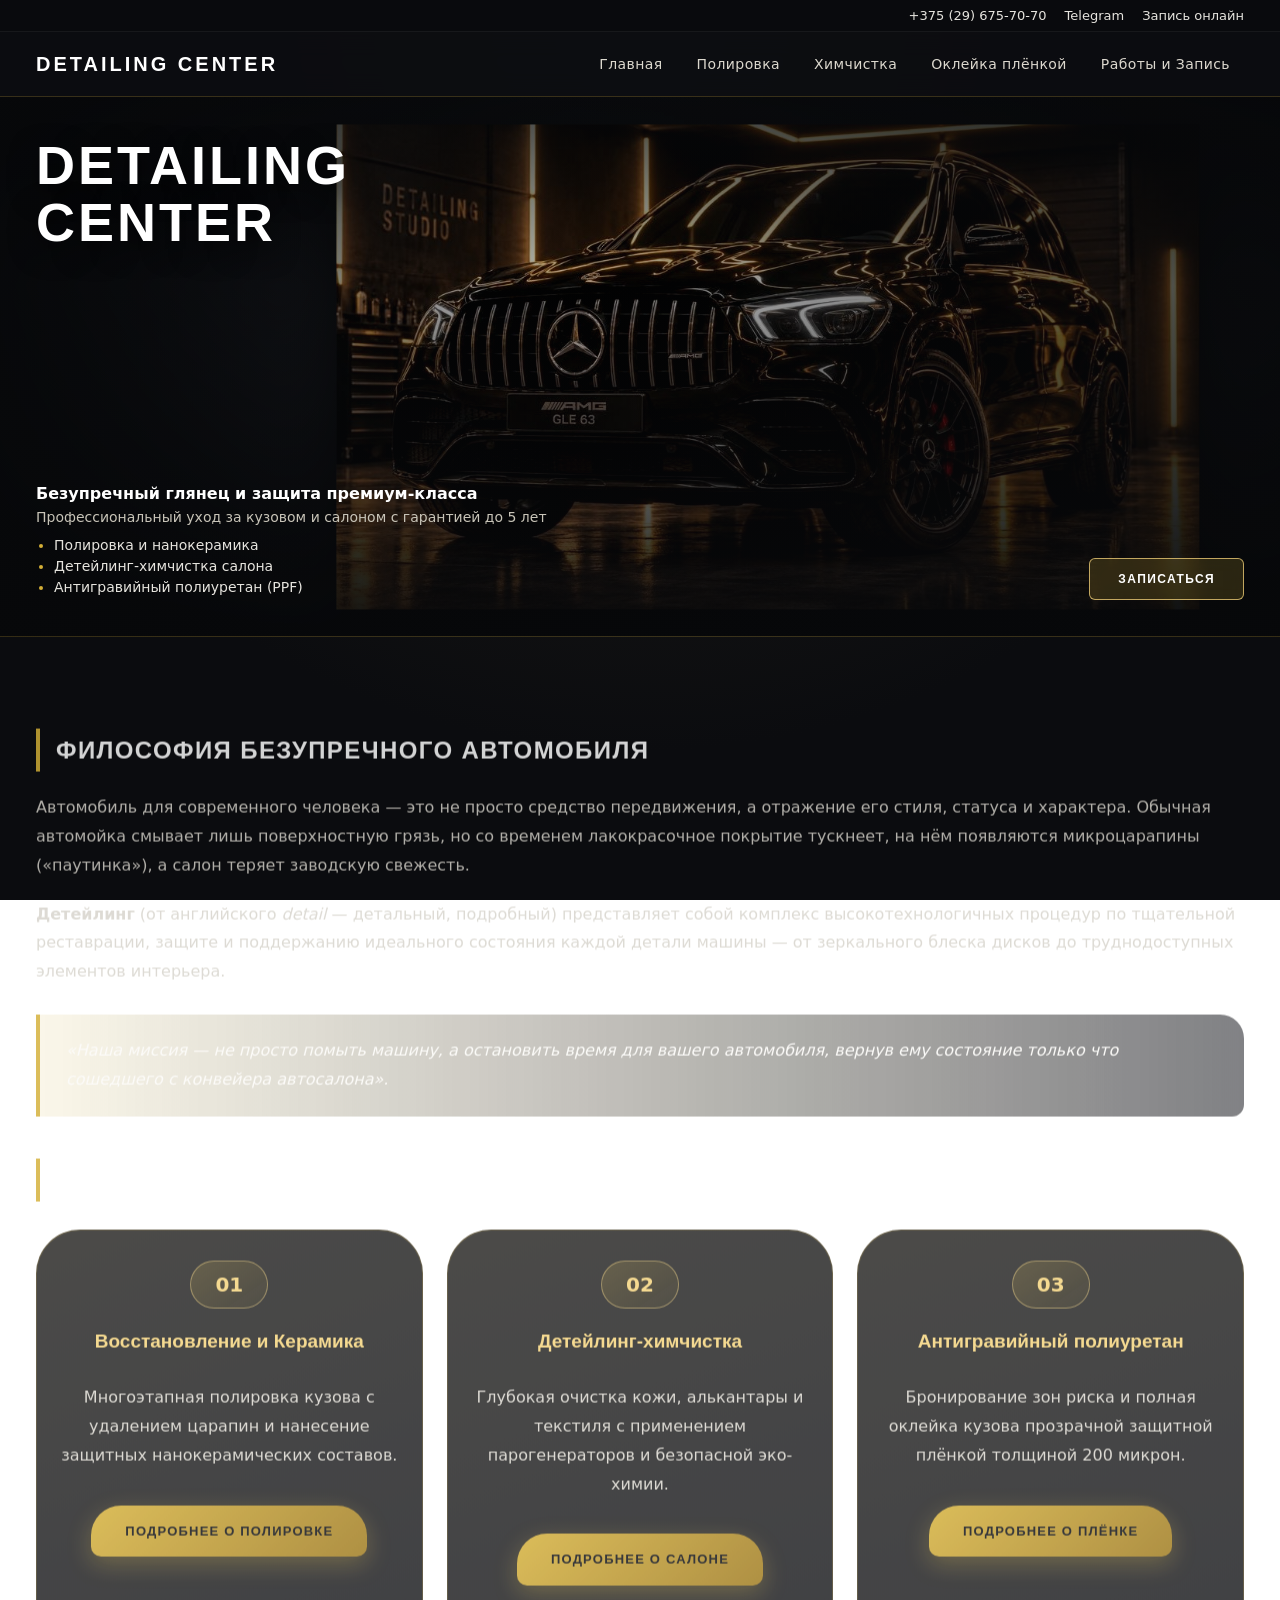
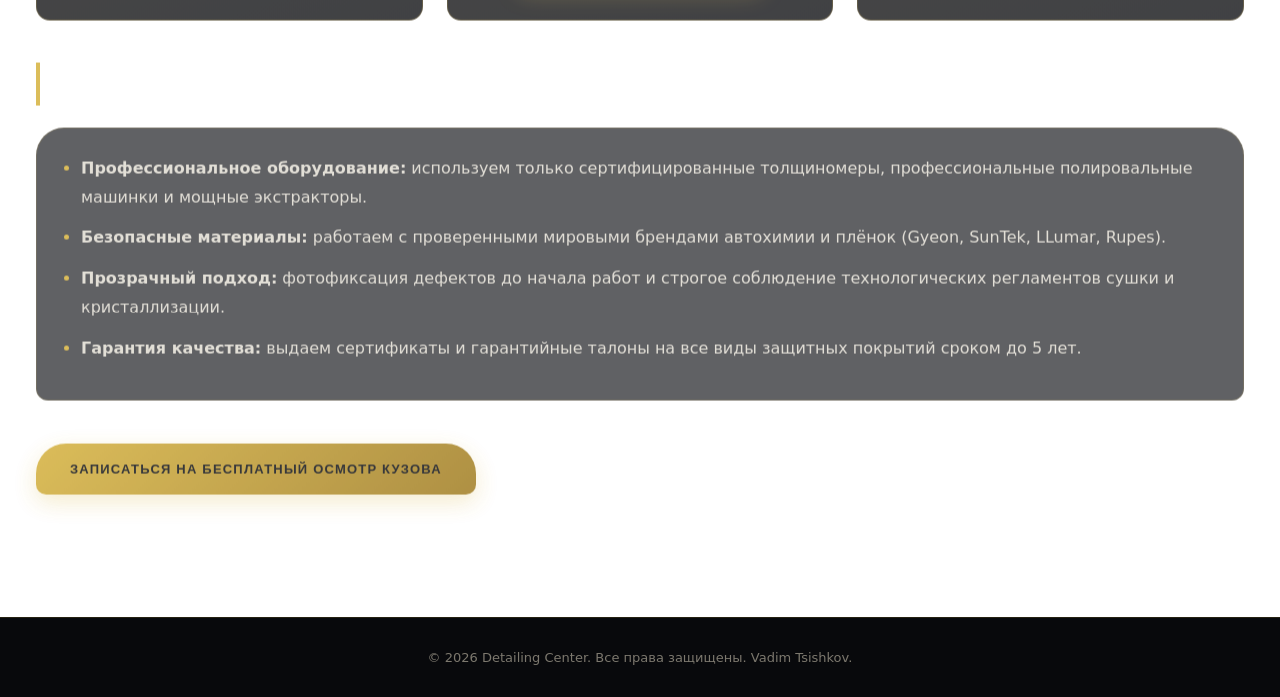
<file: index.html>
html
 <!DOCCTYPE html>
 <html lang="ru">
<head>
<meta charset="UTF-8">
<meta http-equiv="refresh" content="0; url=glavnaya.html">
<title>Перенаправление...</title>
</head>
<body>
<p>Если вы не были перенаправлены автоматически, перейдите по <a href="glavnaya.html">ссылке</a>.</p>
</body>
</html>
</file>
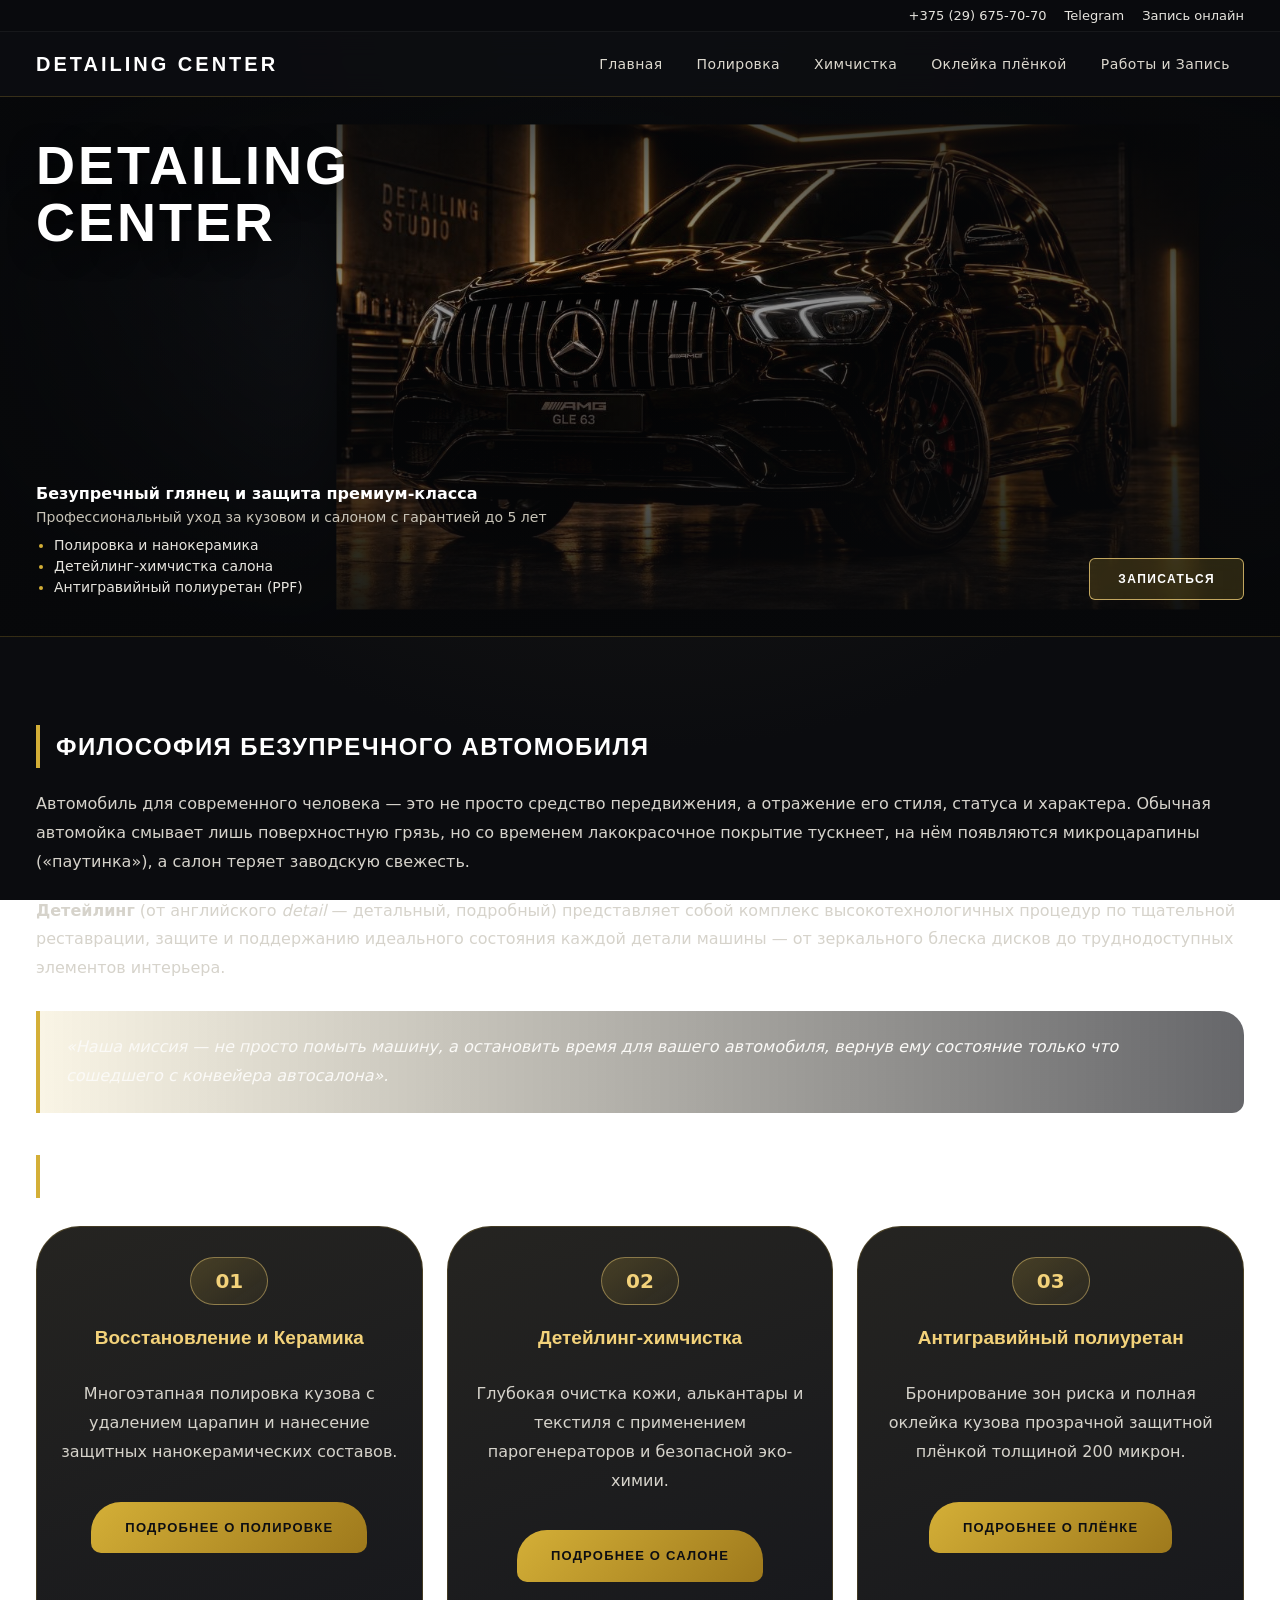
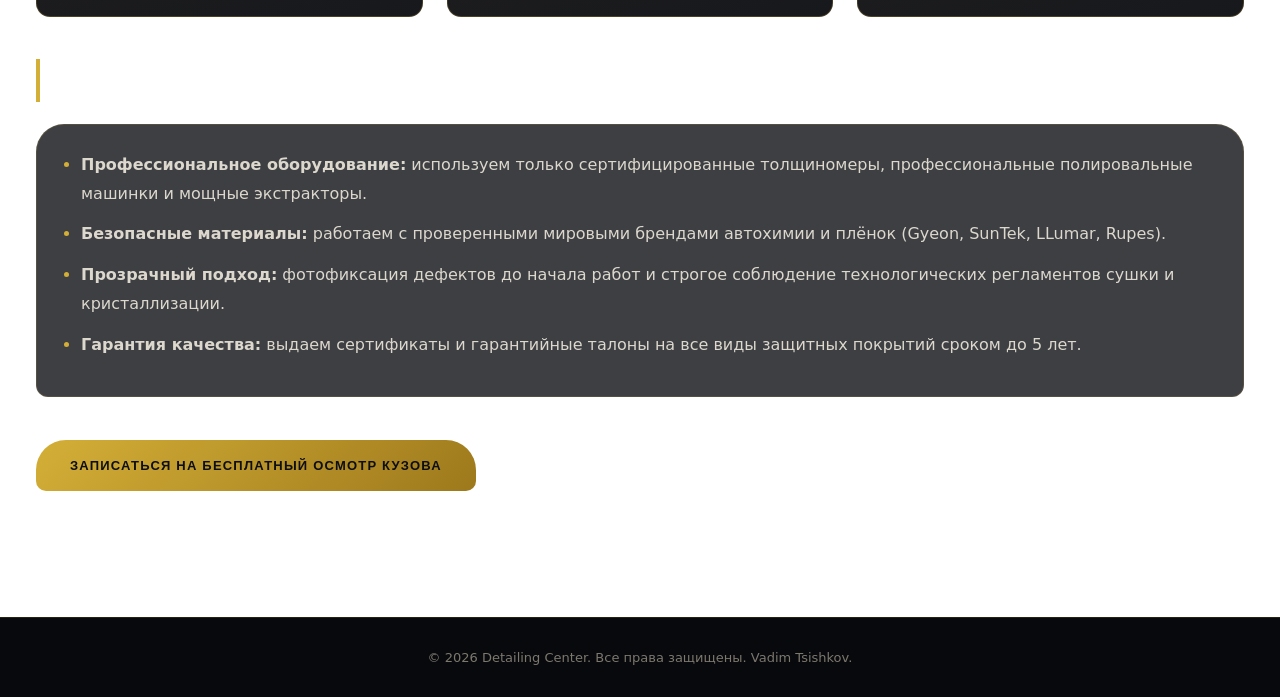
<file: glavnaya.html>
<!DOCTYPE html>
<html lang="ru">
<head>
    <title>DETAILING CENTER — Главная студия автодетейлинга</title>
    <meta charset="utf-8">
    <meta name="viewport" content="width=device-width, initial-scale=1.0">
    <link rel="stylesheet" href="style.css">
</head>
<body>
    <div id="container">

        <div id="top-bar">
            <a href="tel:+375296757070">+375 (29) 675-70-70</a>
            <a href="https://t.me/tsishkovv" target="_blank" rel="noopener">Telegram</a>
            <a href="inf4.html">Запись онлайн</a>
        </div>

        <div id="menu">
            <a href="glavnaya.html" class="brand-logo">Detailing Center</a>
            <div class="nav-links">
                <a href="glavnaya.html" class="nav-item">Главная</a>
                <a href="inf1.html" class="nav-item">Полировка</a>
                <a href="inf2.html" class="nav-item">Химчистка</a>
                <a href="inf3.html" class="nav-item">Оклейка плёнкой</a>
                <a href="inf4.html" class="nav-item">Работы и Запись</a>
                
            </div>
        </div>

        <div class="hero-banner">
            <img src="files/car.jpg" alt="Премиальный автомобиль" class="hero-car">
            <div class="hero-overlay"></div>
            <div class="hero-inner">
                <h1 class="hero-heading">Detailing<br>Center</h1>
                <div class="hero-bottom">
                    <div class="hero-info">
                        <p class="hero-lead">Безупречный глянец и защита премиум-класса</p>
                        <p class="hero-sub">Профессиональный уход за кузовом и салоном с гарантией до 5 лет</p>
                        <ul class="hero-bullets">
                            <li>Полировка и нанокерамика</li>
                            <li>Детейлинг-химчистка салона</li>
                            <li>Антигравийный полиуретан (PPF)</li>
                        </ul>
                    </div>
                    <a href="inf4.html" class="hero-btn">Записаться</a>
                </div>
            </div>
        </div>

        <div id="content">
            <h2>Философия безупречного автомобиля</h2>
            <p>Автомобиль для современного человека — это не просто средство передвижения, а отражение его стиля, статуса и характера. Обычная автомойка смывает лишь поверхностную грязь, но со временем лакокрасочное покрытие тускнеет, на нём появляются микроцарапины («паутинка»), а салон теряет заводскую свежесть.</p>
            <p><b>Детейлинг</b> (от английского <i>detail</i> — детальный, подробный) представляет собой комплекс высокотехнологичных процедур по тщательной реставрации, защите и поддержанию идеального состояния каждой детали машины — от зеркального блеска дисков до труднодоступных элементов интерьера.</p>

            <div class="story-quote">
                «Наша миссия — не просто помыть машину, а остановить время для вашего автомобиля, вернув ему состояние только что сошедшего с конвейера автосалона».
            </div>

            <h2>Основные направления работы нашей студии</h2>
            <div class="grid-cards">
                <div class="card">
                    <div class="card-icon">01</div>
                    <h4>Восстановление и Керамика</h4>
                    <p>Многоэтапная полировка кузова с удалением царапин и нанесение защитных нанокерамических составов.</p>
                    <a href="inf1.html" class="btn">Подробнее о полировке</a>
                </div>
                <div class="card">
                    <div class="card-icon">02</div>
                    <h4>Детейлинг-химчистка</h4>
                    <p>Глубокая очистка кожи, алькантары и текстиля с применением парогенераторов и безопасной эко-химии.</p>
                    <a href="inf2.html" class="btn">Подробнее о салоне</a>
                </div>
                <div class="card">
                    <div class="card-icon">03</div>
                    <h4>Антигравийный полиуретан</h4>
                    <p>Бронирование зон риска и полная оклейка кузова прозрачной защитной плёнкой толщиной 200 микрон.</p>
                    <a href="inf3.html" class="btn">Подробнее о плёнке</a>
                </div>
            </div>

            <h2>Почему автовладельцы выбирают именно нас?</h2>
            <ul>
                <li><b>Профессиональное оборудование:</b> используем только сертифицированные толщиномеры, профессиональные полировальные машинки и мощные экстракторы.</li>
                <li><b>Безопасные материалы:</b> работаем с проверенными мировыми брендами автохимии и плёнок (Gyeon, SunTek, LLumar, Rupes).</li>
                <li><b>Прозрачный подход:</b> фотофиксация дефектов до начала работ и строгое соблюдение технологических регламентов сушки и кристаллизации.</li>
                <li><b>Гарантия качества:</b> выдаем сертификаты и гарантийные талоны на все виды защитных покрытий сроком до 5 лет.</li>
            </ul>

            <a href="inf4.html" class="btn">Записаться на бесплатный осмотр кузова</a>
        </div>

        <div id="footer">
            &copy; 2026 Detailing Center. Все права защищены. Vadim Tsishkov.
        </div>
    </div>
</body>

</html>
</file>
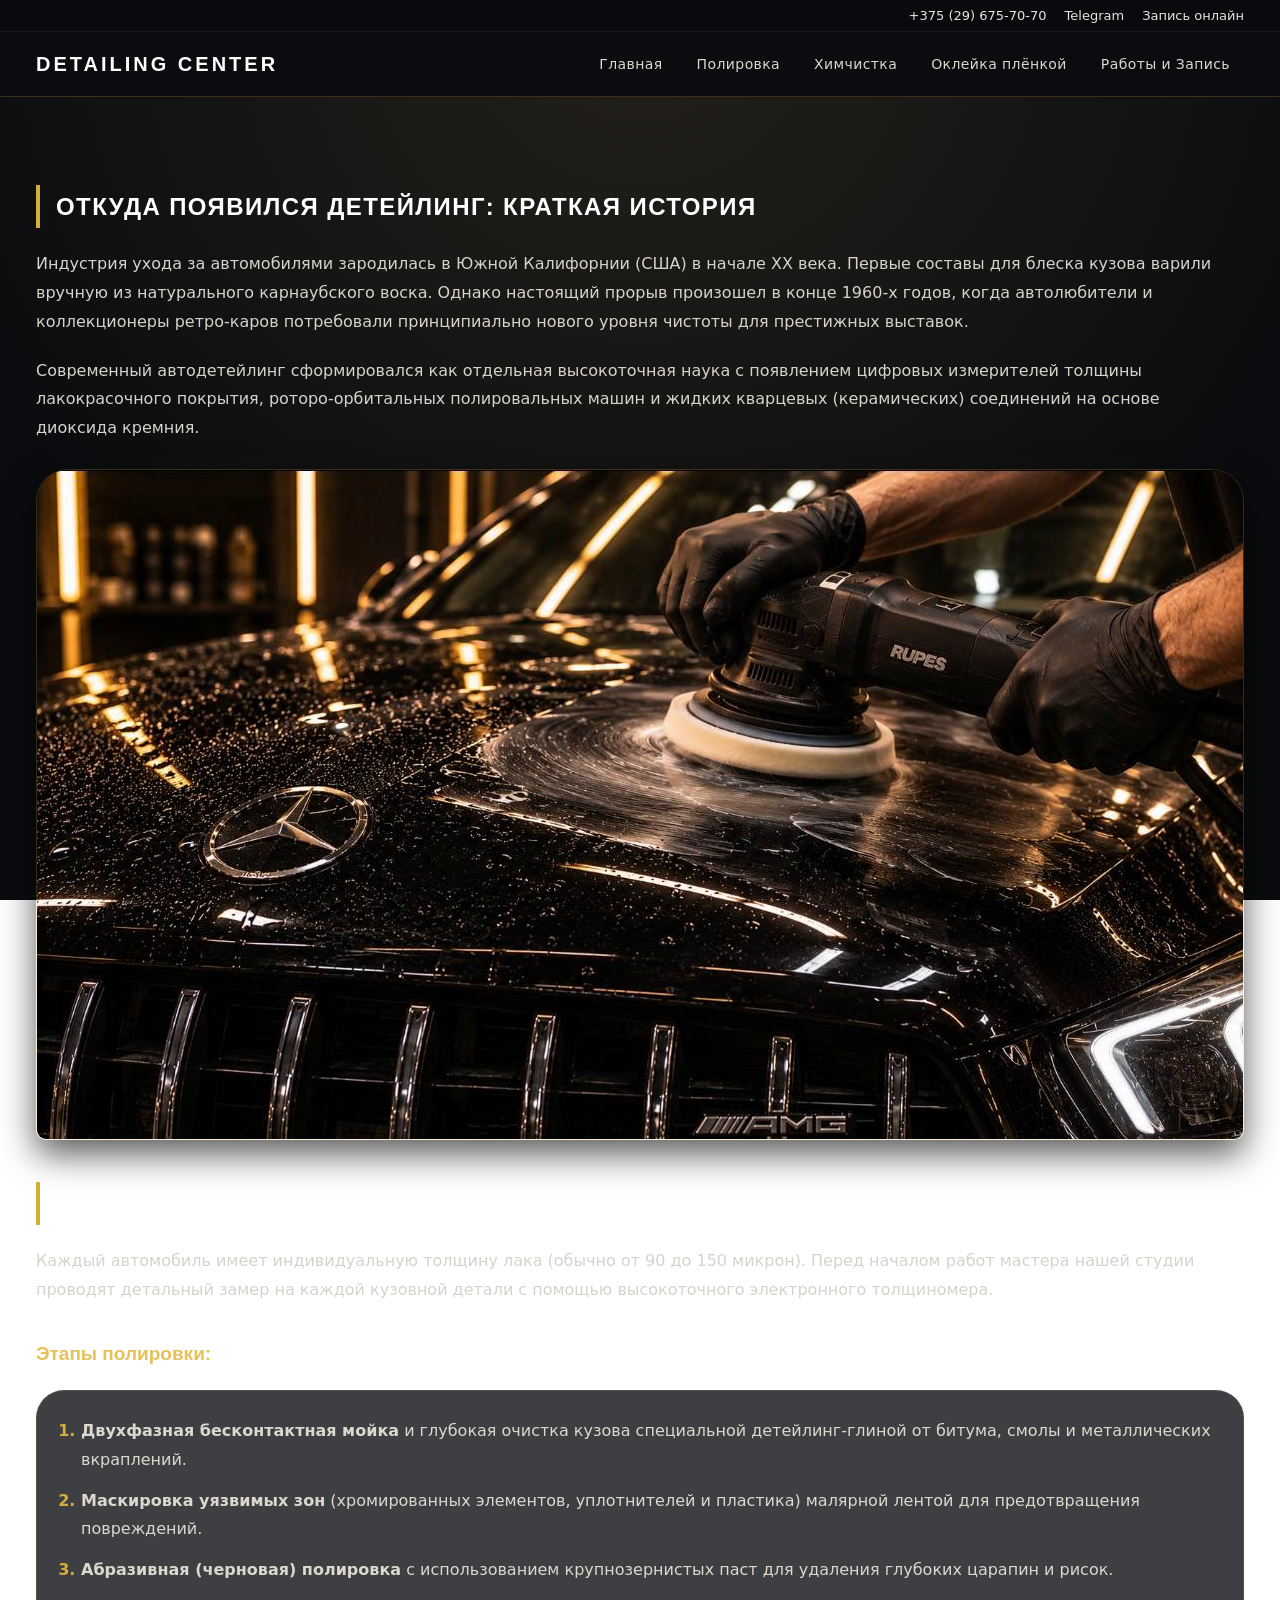
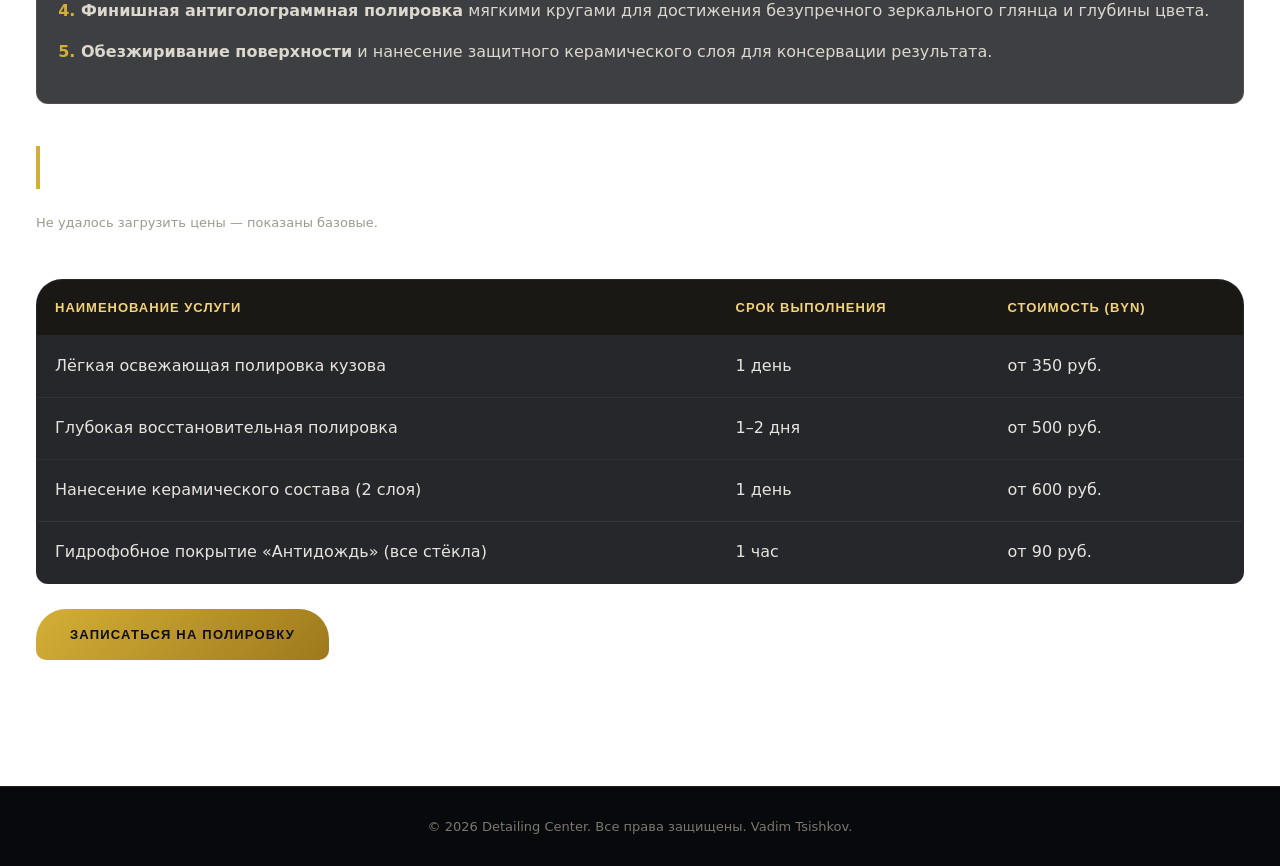
<file: inf1.html>
<!DOCTYPE html>
<html lang="ru">
<head>
    <title>Полировка и Керамика — DETAILING CENTER</title>
    <meta charset="utf-8">
    <meta name="viewport" content="width=device-width, initial-scale=1.0">
    <link rel="stylesheet" href="style.css">
</head>
<body>
    <div id="container">
        <div id="top-bar">
            <a href="tel:+375296757070">+375 (29) 675-70-70</a>
            <a href="https://t.me/tsishkovv" target="_blank" rel="noopener">Telegram</a>
            <a href="inf4.html">Запись онлайн</a>
        </div>

        <div id="menu">
            <a href="glavnaya.html" class="brand-logo">Detailing Center</a>
            <div class="nav-links">
                <a href="glavnaya.html" class="nav-item">Главная</a>
                <a href="inf1.html" class="nav-item">Полировка</a>
                <a href="inf2.html" class="nav-item">Химчистка</a>
                <a href="inf3.html" class="nav-item">Оклейка плёнкой</a>
                <a href="inf4.html" class="nav-item">Работы и Запись</a>
                
            </div>
        </div>

        <div id="content">
            <h2>Откуда появился детейлинг: краткая история</h2>
            <p>Индустрия ухода за автомобилями зародилась в Южной Калифорнии (США) в начале XX века. Первые составы для блеска кузова варили вручную из натурального карнаубского воска. Однако настоящий прорыв произошел в конце 1960-х годов, когда автолюбители и коллекционеры ретро-каров потребовали принципиально нового уровня чистоты для престижных выставок.</p>
            <p>Современный автодетейлинг сформировался как отдельная высокоточная наука с появлением цифровых измерителей толщины лакокрасочного покрытия, роторо-орбитальных полировальных машин и жидких кварцевых (керамических) соединений на основе диоксида кремния.</p>

            <img src="files/polish.jpg" alt="Процесс полировки автомобиля в студии">

            <h2>Технология восстановления лакокрасочного покрытия</h2>
            <p>Каждый автомобиль имеет индивидуальную толщину лака (обычно от 90 до 150 микрон). Перед началом работ мастера нашей студии проводят детальный замер на каждой кузовной детали с помощью высокоточного электронного толщиномера.</p>

            <h3>Этапы полировки:</h3>
            <ol>
                <li><b>Двухфазная бесконтактная мойка</b> и глубокая очистка кузова специальной детейлинг-глиной от битума, смолы и металлических вкраплений.</li>
                <li><b>Маскировка уязвимых зон</b> (хромированных элементов, уплотнителей и пластика) малярной лентой для предотвращения повреждений.</li>
                <li><b>Абразивная (черновая) полировка</b> с использованием крупнозернистых паст для удаления глубоких царапин и рисок.</li>
                <li><b>Финишная антиголограммная полировка</b> мягкими кругами для достижения безупречного зеркального глянца и глубины цвета.</li>
                <li><b>Обезжиривание поверхности</b> и нанесение защитного керамического слоя для консервации результата.</li>
            </ol>

            <h2>Актуальный прайс-лист (Полировка и Керамика)</h2>
            <p class="status-note" id="sync-status-1">Цены синхронизированы в реальном времени.</p>

            <div class="table-wrap">
                <table id="price-table-1">
                    <thead>
                        <tr>
                            <th>Наименование услуги</th>
                            <th>Срок выполнения</th>
                            <th>Стоимость (BYN)</th>
                        </tr>
                    </thead>
                    <tbody id="price-body-1">
                        <tr><td>Лёгкая освежающая полировка кузова</td><td>1 день</td><td>от 350 руб.</td></tr>
                        <tr><td>Глубокая восстановительная полировка</td><td>1–2 дня</td><td>от 500 руб.</td></tr>
                        <tr><td>Нанесение керамического состава (2 слоя)</td><td>1 день</td><td>от 600 руб.</td></tr>
                        <tr><td>Гидрофобное покрытие «Антидождь» (все стёкла)</td><td>1 час</td><td>от 90 руб.</td></tr>
                    </tbody>
                </table>
            </div>

            <a href="inf4.html" class="btn">Записаться на полировку</a>
        </div>

        <div id="footer">
            &copy; 2026 Detailing Center. Все права защищены. Vadim Tsishkov.
        </div>
    </div>

    <script>
        function parseCSV(text) {
            const rows = []; let cur = "", row = [], inQuotes = false;
            for (let i = 0; i < text.length; i++) {
                const ch = text[i];
                if (inQuotes) {
                    if (ch === '"' && text[i + 1] === '"') { cur += '"'; i++; }
                    else if (ch === '"') inQuotes = false;
                    else cur += ch;
                } else {
                    if (ch === '"') inQuotes = true;
                    else if (ch === ',') { row.push(cur); cur = ""; }
                    else if (ch === '\n') { row.push(cur); rows.push(row); row = []; cur = ""; }
                    else if (ch !== '\r') cur += ch;
                }
            }
            if (cur !== "" || row.length) { row.push(cur); rows.push(row); }
            return rows;
        }

        const SHEET_CSV_URL_1 = "https://docs.google.com/spreadsheets/d/e/2PACX-1vSXIrsgbwZ1BW5C8sbO_uk4iXbSxVGvqFFsBadSBDZ5SO2kUPIpBjxu3OwofpSOs2RAfj7T4VpeUKDL/pub?gid=0&single=true&output=csv";
        if (SHEET_CSV_URL_1) {
            fetch(SHEET_CSV_URL_1)
                .then(r => r.text())
                .then(csv => {
                    const rows = parseCSV(csv).filter(r => r.length >= 3 && r[0].trim() !== "");
                    const tbody = document.getElementById("price-body-1");
                    tbody.innerHTML = "";
                    rows.slice(1).forEach(cols => {
                        const tr = document.createElement("tr");
                        tr.innerHTML = `<td>${cols[0]}</td><td>${cols[1]}</td><td>${cols[2]}</td>`;
                        tbody.appendChild(tr);
                    });
                    document.getElementById("sync-status-1").textContent = "Цены успешно загружены из Google Таблиц.";
                })
                .catch(() => {
                    document.getElementById("sync-status-1").textContent = "Не удалось загрузить цены — показаны базовые.";
                });
        }
    </script>
</body>
</html>
</file>
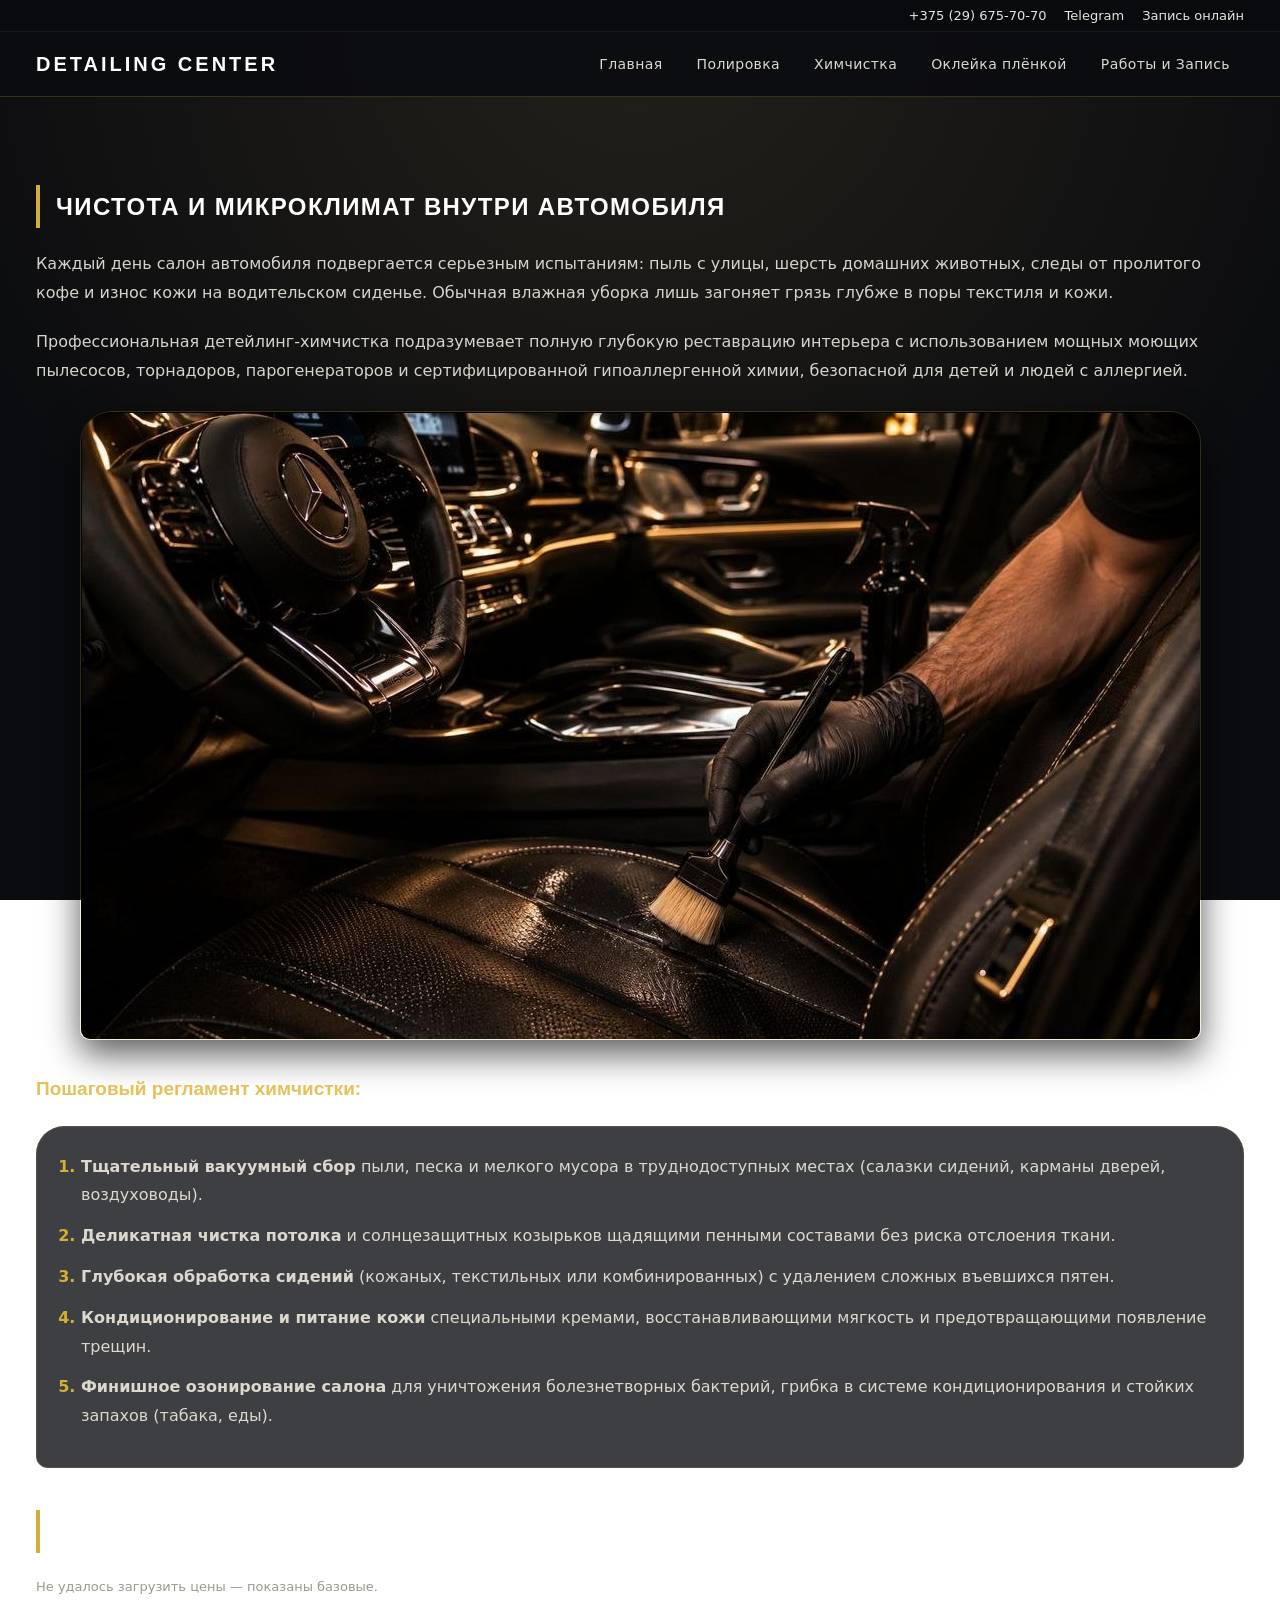
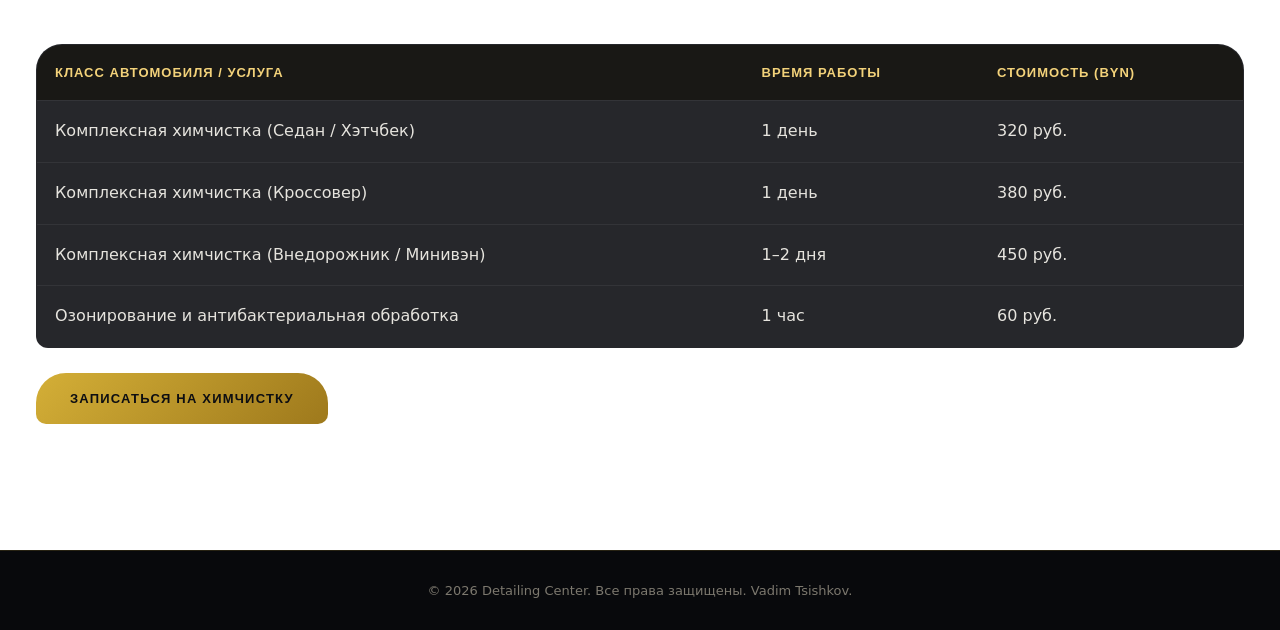
<file: inf2.html>
<!DOCTYPE html>
<html lang="ru">
<head>
    <title>Химчистка салона — DETAILING CENTER</title>
    <meta charset="utf-8">
    <meta name="viewport" content="width=device-width, initial-scale=1.0">
    <link rel="stylesheet" href="style.css">
</head>
<body>
    <div id="container">
        <div id="top-bar">
            <a href="tel:+375296757070">+375 (29) 675-70-70</a>
            <a href="https://t.me/tsishkovv" target="_blank" rel="noopener">Telegram</a>
            <a href="inf4.html">Запись онлайн</a>
        </div>

        <div id="menu">
            <a href="glavnaya.html" class="brand-logo">Detailing Center</a>
            <div class="nav-links">
                <a href="glavnaya.html" class="nav-item">Главная</a>
                <a href="inf1.html" class="nav-item">Полировка</a>
                <a href="inf2.html" class="nav-item">Химчистка</a>
                <a href="inf3.html" class="nav-item">Оклейка плёнкой</a>
                <a href="inf4.html" class="nav-item">Работы и Запись</a>
                
            </div>
        </div>

        <div id="content">
            <h2>Чистота и микроклимат внутри автомобиля</h2>
            <p>Каждый день салон автомобиля подвергается серьезным испытаниям: пыль с улицы, шерсть домашних животных, следы от пролитого кофе и износ кожи на водительском сиденье. Обычная влажная уборка лишь загоняет грязь глубже в поры текстиля и кожи.</p>
            <p>Профессиональная детейлинг-химчистка подразумевает полную глубокую реставрацию интерьера с использованием мощных моющих пылесосов, торнадоров, парогенераторов и сертифицированной гипоаллергенной химии, безопасной для детей и людей с аллергией.</p>

            <img src="files/salon.jpg" alt="Процесс химчистки кожаного салона">

            <h3>Пошаговый регламент химчистки:</h3>
            <ol>
                <li><b>Тщательный вакуумный сбор</b> пыли, песка и мелкого мусора в труднодоступных местах (салазки сидений, карманы дверей, воздуховоды).</li>
                <li><b>Деликатная чистка потолка</b> и солнцезащитных козырьков щадящими пенными составами без риска отслоения ткани.</li>
                <li><b>Глубокая обработка сидений</b> (кожаных, текстильных или комбинированных) с удалением сложных въевшихся пятен.</li>
                <li><b>Кондиционирование и питание кожи</b> специальными кремами, восстанавливающими мягкость и предотвращающими появление трещин.</li>
                <li><b>Финишное озонирование салона</b> для уничтожения болезнетворных бактерий, грибка в системе кондиционирования и стойких запахов (табака, еды).</li>
            </ol>

            <h2>Актуальный прайс-лист (Химчистка салона)</h2>
            <p class="status-note" id="sync-status-2">Цены синхронизированы в реальном времени.</p>

            <div class="table-wrap">
                <table id="price-table-2">
                    <thead>
                        <tr>
                            <th>Класс автомобиля / Услуга</th>
                            <th>Время работы</th>
                            <th>Стоимость (BYN)</th>
                        </tr>
                    </thead>
                    <tbody id="price-body-2">
                        <tr><td>Комплексная химчистка (Седан / Хэтчбек)</td><td>1 день</td><td>320 руб.</td></tr>
                        <tr><td>Комплексная химчистка (Кроссовер)</td><td>1 день</td><td>380 руб.</td></tr>
                        <tr><td>Комплексная химчистка (Внедорожник / Минивэн)</td><td>1–2 дня</td><td>450 руб.</td></tr>
                        <tr><td>Озонирование и антибактериальная обработка</td><td>1 час</td><td>60 руб.</td></tr>
                    </tbody>
                </table>
            </div>

            <a href="inf4.html" class="btn">Записаться на химчистку</a>
        </div>

        <div id="footer">
            &copy; 2026 Detailing Center. Все права защищены. Vadim Tsishkov.
        </div>
    </div>

    <script>
        function parseCSV(text) {
            const rows = []; let cur = "", row = [], inQuotes = false;
            for (let i = 0; i < text.length; i++) {
                const ch = text[i];
                if (inQuotes) {
                    if (ch === '"' && text[i + 1] === '"') { cur += '"'; i++; }
                    else if (ch === '"') inQuotes = false;
                    else cur += ch;
                } else {
                    if (ch === '"') inQuotes = true;
                    else if (ch === ',') { row.push(cur); cur = ""; }
                    else if (ch === '\n') { row.push(cur); rows.push(row); row = []; cur = ""; }
                    else if (ch !== '\r') cur += ch;
                }
            }
            if (cur !== "" || row.length) { row.push(cur); rows.push(row); }
            return rows;
        }

        const SHEET_CSV_URL_2 = "https://docs.google.com/spreadsheets/d/e/2PACX-1vSXIrsgbwZ1BW5C8sbO_uk4iXbSxVGvqFFsBadSBDZ5SO2kUPIpBjxu3OwofpSOs2RAfj7T4VpeUKDL/pub?gid=759680424&single=true&output=csv";
        if (SHEET_CSV_URL_2) {
            fetch(SHEET_CSV_URL_2)
                .then(r => r.text())
                .then(csv => {
                    const rows = parseCSV(csv).filter(r => r.length >= 3 && r[0].trim() !== "");
                    const tbody = document.getElementById("price-body-2");
                    tbody.innerHTML = "";
                    rows.slice(1).forEach(cols => {
                        const tr = document.createElement("tr");
                        tr.innerHTML = `<td>${cols[0]}</td><td>${cols[1]}</td><td>${cols[2]}</td>`;
                        tbody.appendChild(tr);
                    });
                    document.getElementById("sync-status-2").textContent = "Цены успешно загружены из Google Таблиц.";
                })
                .catch(() => {
                    document.getElementById("sync-status-2").textContent = "Не удалось загрузить цены — показаны базовые.";
                });
        }
    </script>
</body>
</html>
</file>
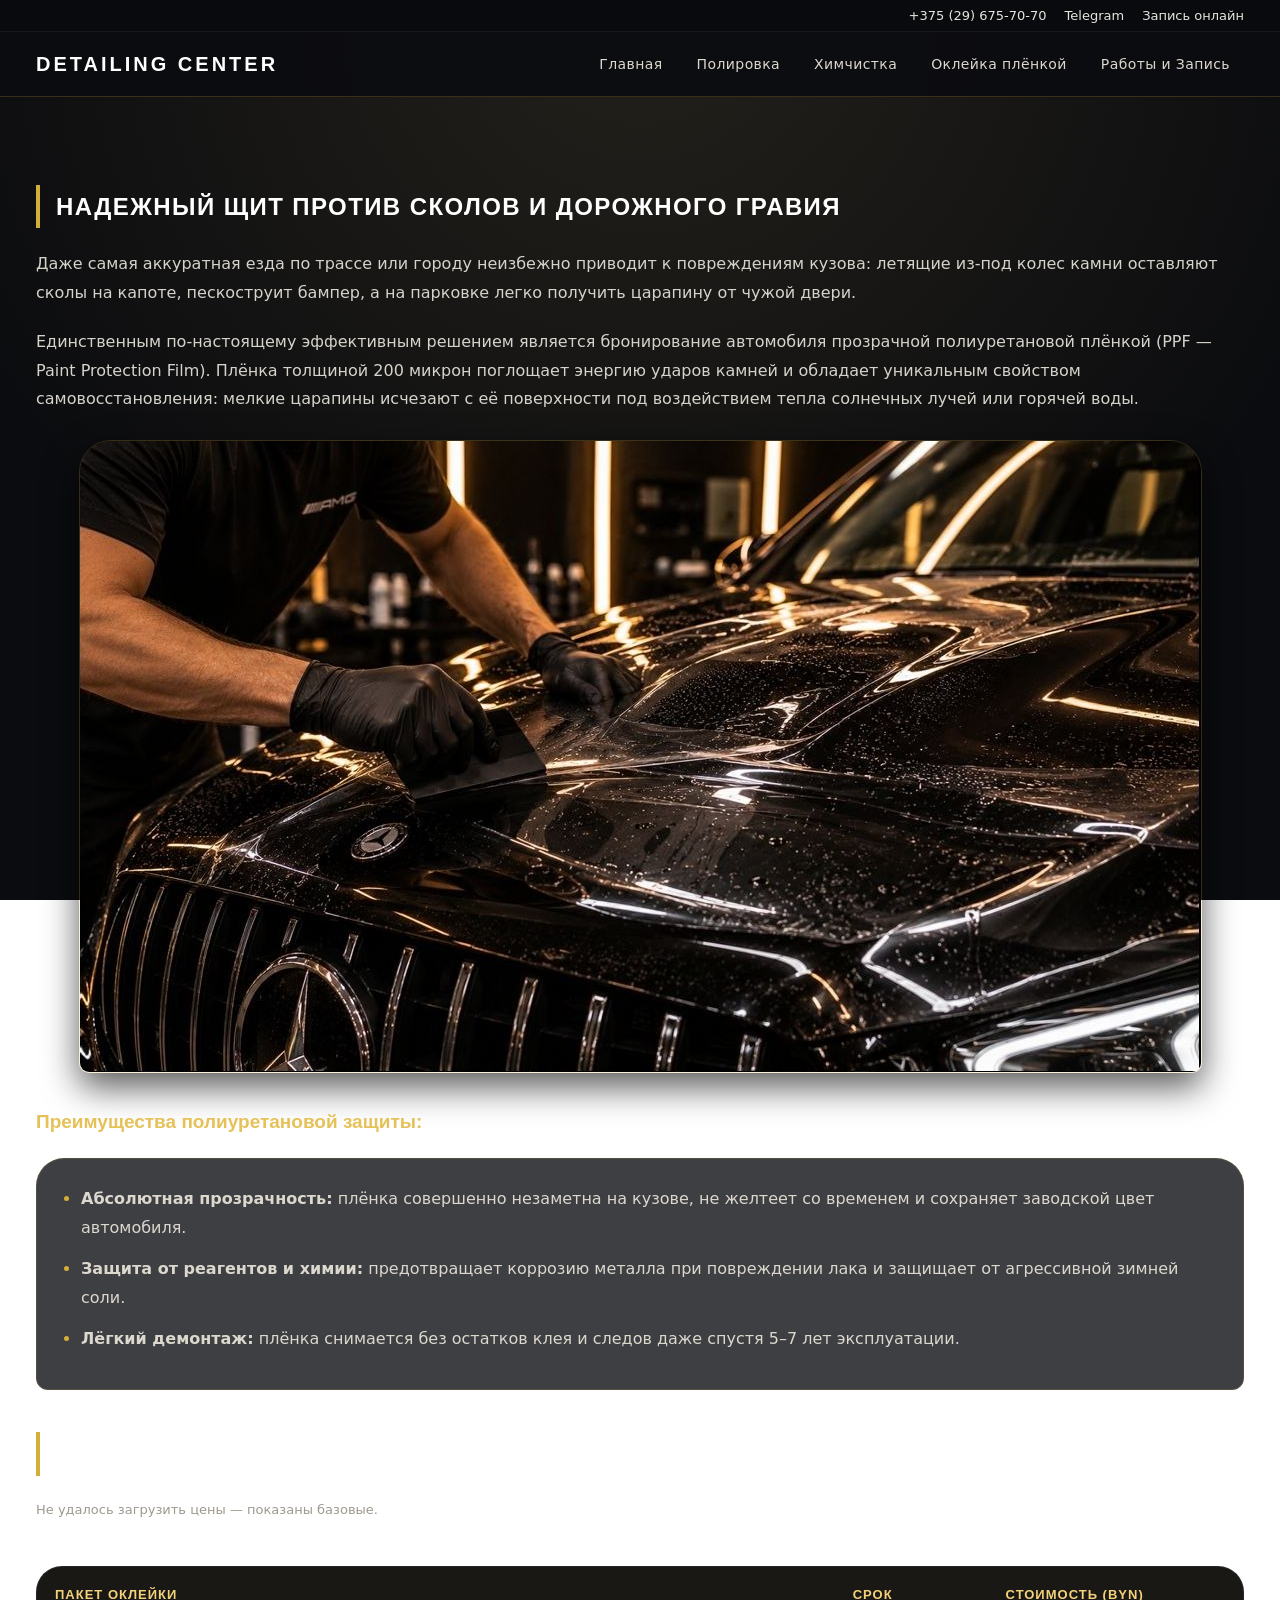
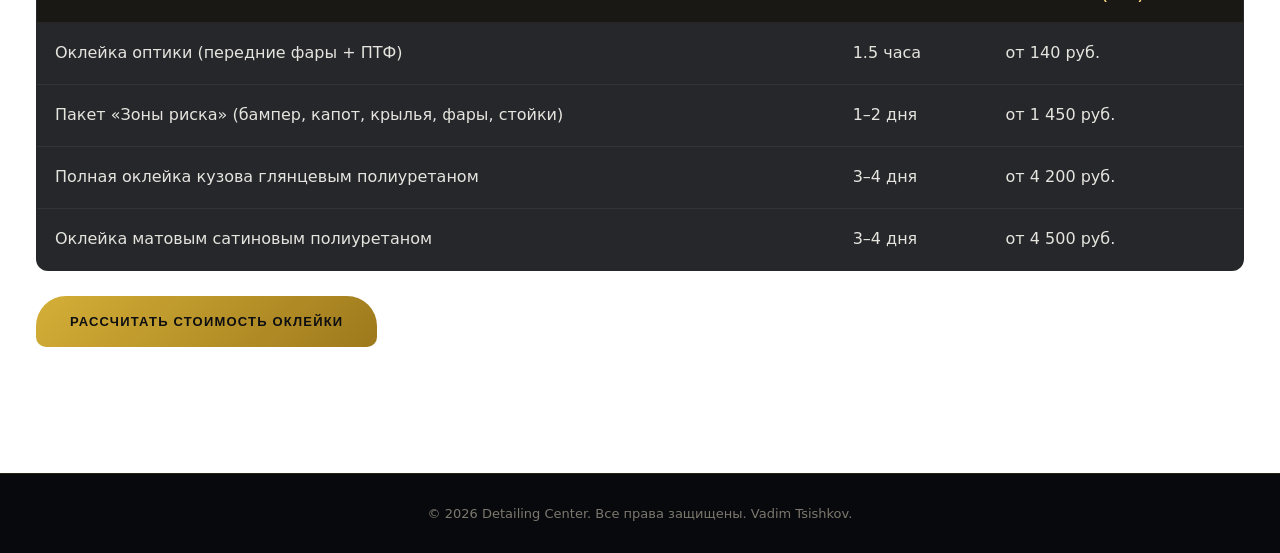
<file: inf3.html>
<!DOCTYPE html>
<html lang="ru">
<head>
    <title>Оклейка плёнкой — DETAILING CENTER</title>
    <meta charset="utf-8">
    <meta name="viewport" content="width=device-width, initial-scale=1.0">
    <link rel="stylesheet" href="style.css">
</head>
<body>
    <div id="container">
        <div id="top-bar">
            <a href="tel:+375296757070">+375 (29) 675-70-70</a>
            <a href="https://t.me/tsishkovv" target="_blank" rel="noopener">Telegram</a>
            <a href="inf4.html">Запись онлайн</a>
        </div>

        <div id="menu">
            <a href="glavnaya.html" class="brand-logo">Detailing Center</a>
            <div class="nav-links">
                <a href="glavnaya.html" class="nav-item">Главная</a>
                <a href="inf1.html" class="nav-item">Полировка</a>
                <a href="inf2.html" class="nav-item">Химчистка</a>
                <a href="inf3.html" class="nav-item">Оклейка плёнкой</a>
                <a href="inf4.html" class="nav-item">Работы и Запись</a>
               
            </div>
        </div>

        <div id="content">
            <h2>Надежный щит против сколов и дорожного гравия</h2>
            <p>Даже самая аккуратная езда по трассе или городу неизбежно приводит к повреждениям кузова: летящие из-под колес камни оставляют сколы на капоте, пескоструит бампер, а на парковке легко получить царапину от чужой двери.</p>
            <p>Единственным по-настоящему эффективным решением является бронирование автомобиля прозрачной полиуретановой плёнкой (PPF — Paint Protection Film). Плёнка толщиной 200 микрон поглощает энергию ударов камней и обладает уникальным свойством самовосстановления: мелкие царапины исчезают с её поверхности под воздействием тепла солнечных лучей или горячей воды.</p>

            <img src="files/ppf.jpg" alt="Процесс оклейки автомобиля защитной плёнкой">

            <h3>Преимущества полиуретановой защиты:</h3>
            <ul>
                <li><b>Абсолютная прозрачность:</b> плёнка совершенно незаметна на кузове, не желтеет со временем и сохраняет заводской цвет автомобиля.</li>
                <li><b>Защита от реагентов и химии:</b> предотвращает коррозию металла при повреждении лака и защищает от агрессивной зимней соли.</li>
                <li><b>Лёгкий демонтаж:</b> плёнка снимается без остатков клея и следов даже спустя 5–7 лет эксплуатации.</li>
            </ul>

            <h2>Актуальный прайс-лист (Оклейка плёнкой)</h2>
            <p class="status-note" id="sync-status-3">Цены синхронизированы в реальном времени.</p>

            <div class="table-wrap">
                <table id="price-table-3">
                    <thead>
                        <tr>
                            <th>Пакет оклейки</th>
                            <th>Срок</th>
                            <th>Стоимость (BYN)</th>
                        </tr>
                    </thead>
                    <tbody id="price-body-3">
                        <tr><td>Оклейка оптики (передние фары + ПТФ)</td><td>1.5 часа</td><td>от 140 руб.</td></tr>
                        <tr><td>Пакет «Зоны риска» (бампер, капот, крылья, фары, стойки)</td><td>1–2 дня</td><td>от 1 450 руб.</td></tr>
                        <tr><td>Полная оклейка кузова глянцевым полиуретаном</td><td>3–4 дня</td><td>от 4 200 руб.</td></tr>
                        <tr><td>Оклейка матовым сатиновым полиуретаном</td><td>3–4 дня</td><td>от 4 500 руб.</td></tr>
                    </tbody>
                </table>
            </div>

            <a href="inf4.html" class="btn">Рассчитать стоимость оклейки</a>
        </div>

        <div id="footer">
            &copy; 2026 Detailing Center. Все права защищены. Vadim Tsishkov.
        </div>
    </div>

    <script>
        function parseCSV(text) {
            const rows = []; let cur = "", row = [], inQuotes = false;
            for (let i = 0; i < text.length; i++) {
                const ch = text[i];
                if (inQuotes) {
                    if (ch === '"' && text[i + 1] === '"') { cur += '"'; i++; }
                    else if (ch === '"') inQuotes = false;
                    else cur += ch;
                } else {
                    if (ch === '"') inQuotes = true;
                    else if (ch === ',') { row.push(cur); cur = ""; }
                    else if (ch === '\n') { row.push(cur); rows.push(row); row = []; cur = ""; }
                    else if (ch !== '\r') cur += ch;
                }
            }
            if (cur !== "" || row.length) { row.push(cur); rows.push(row); }
            return rows;
        }

        const SHEET_CSV_URL_3 = "https://docs.google.com/spreadsheets/d/e/2PACX-1vSXIrsgbwZ1BW5C8sbO_uk4iXbSxVGvqFFsBadSBDZ5SO2kUPIpBjxu3OwofpSOs2RAfj7T4VpeUKDL/pub?gid=36026053&single=true&output=csv";
        if (SHEET_CSV_URL_3) {
            fetch(SHEET_CSV_URL_3)
                .then(r => r.text())
                .then(csv => {
                    const rows = parseCSV(csv).filter(r => r.length >= 3 && r[0].trim() !== "");
                    const tbody = document.getElementById("price-body-3");
                    tbody.innerHTML = "";
                    rows.slice(1).forEach(cols => {
                        const tr = document.createElement("tr");
                        tr.innerHTML = `<td>${cols[0]}</td><td>${cols[1]}</td><td>${cols[2]}</td>`;
                        tbody.appendChild(tr);
                    });
                    document.getElementById("sync-status-3").textContent = "Цены успешно загружены из Google Таблиц.";
                })
                .catch(() => {
                    document.getElementById("sync-status-3").textContent = "Не удалось загрузить цены — показаны базовые.";
                });
        }
    </script>
</body>
</html>
</file>
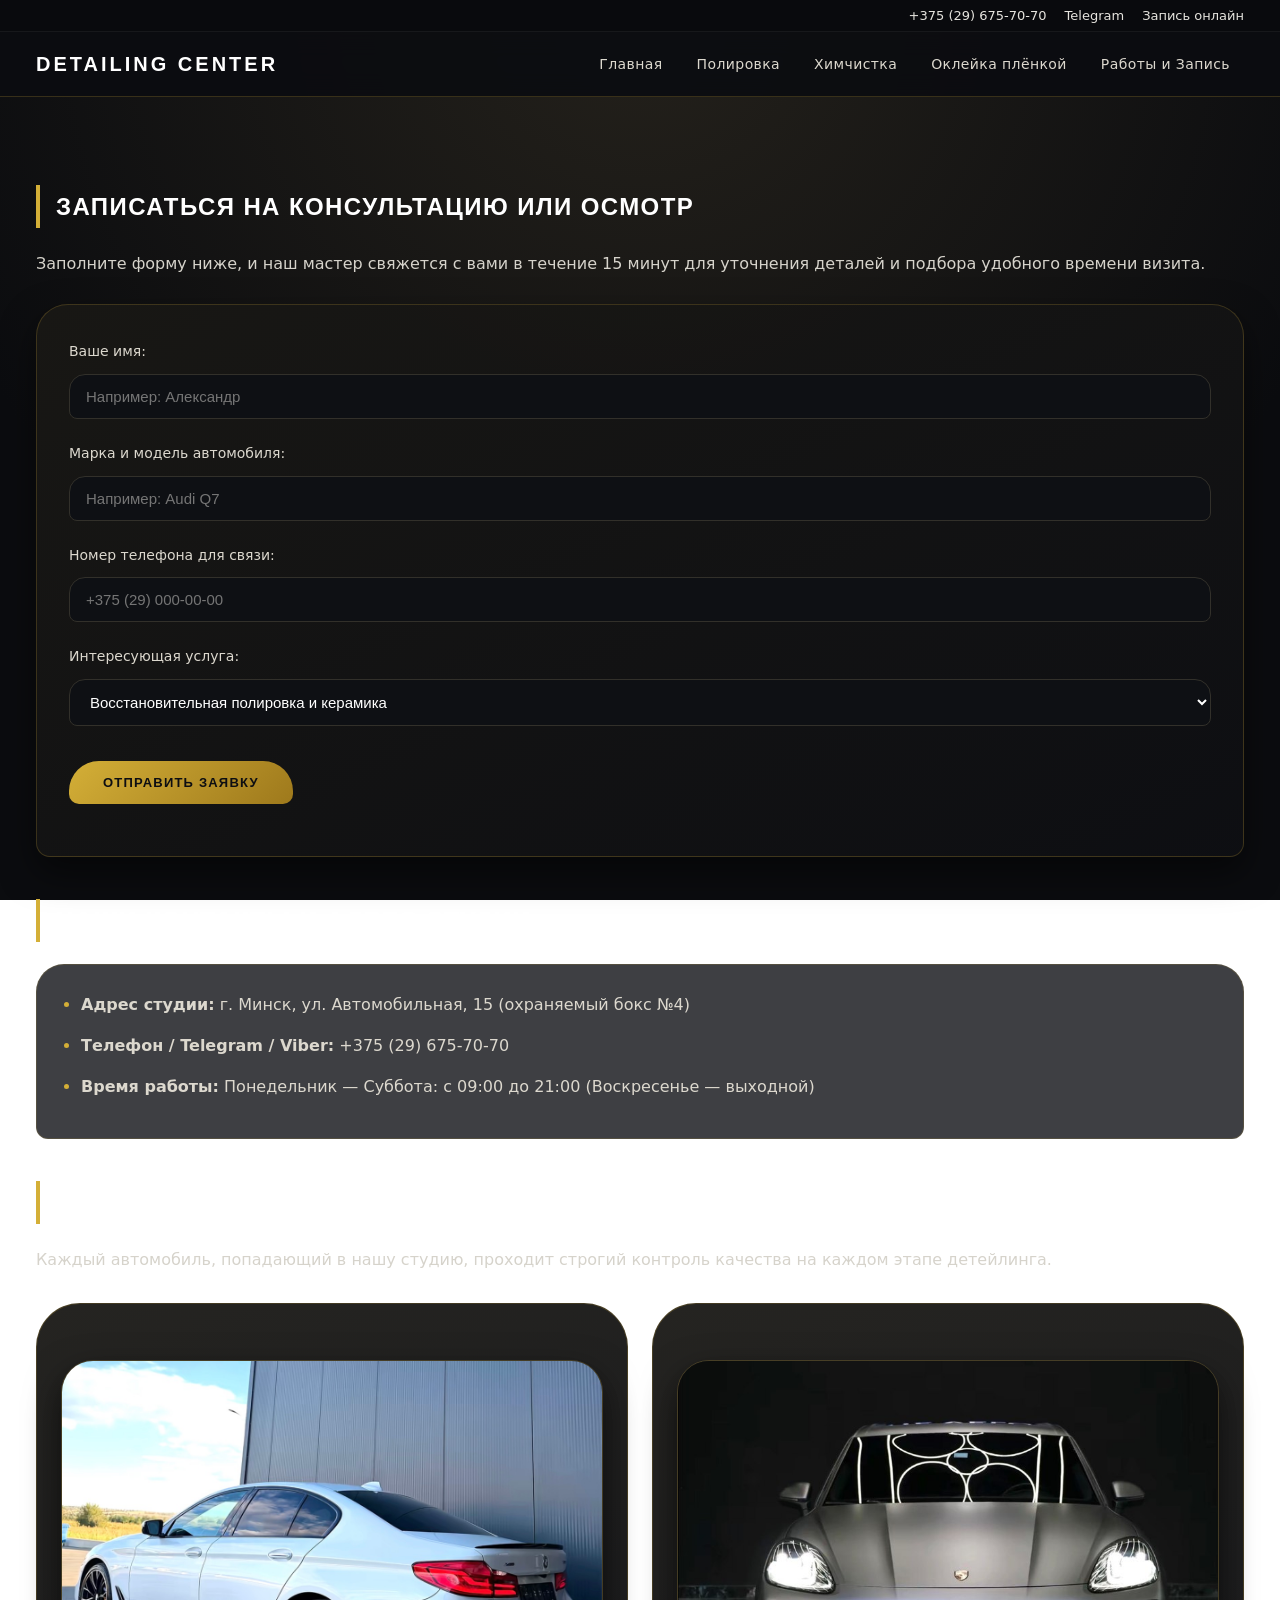
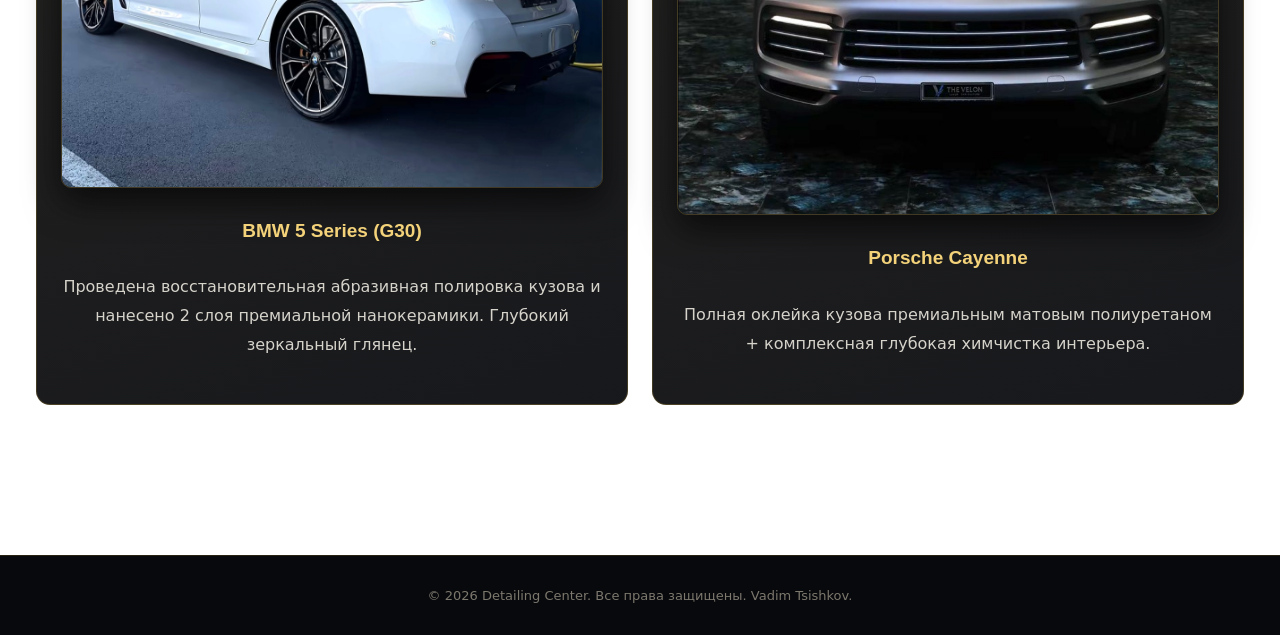
<file: inf4.html>
<!DOCTYPE html>
<html lang="ru">
<head>
    <title>Работы и Запись — DETAILING CENTER</title>
    <meta charset="utf-8">
    <meta name="viewport" content="width=device-width, initial-scale=1.0">
    <link rel="stylesheet" href="style.css">
</head>
<body>
    <div id="container">
        <div id="top-bar">
            <a href="tel:+375296757070">+375 (29) 675-70-70</a>
            <a href="https://t.me/tsishkovv" target="_blank" rel="noopener">Telegram</a>
            <a href="inf4.html">Запись онлайн</a>
        </div>

        <div id="menu">
            <a href="glavnaya.html" class="brand-logo">Detailing Center</a>
            <div class="nav-links">
                <a href="glavnaya.html" class="nav-item">Главная</a>
                <a href="inf1.html" class="nav-item">Полировка</a>
                <a href="inf2.html" class="nav-item">Химчистка</a>
                <a href="inf3.html" class="nav-item">Оклейка плёнкой</a>
                <a href="inf4.html" class="nav-item">Работы и Запись</a>
                
            </div>
        </div>

        <div id="content">
            <!-- БЛОК ЗАПИСИ ПОДНЯТ НАВЕРХ -->
            <h2>Записаться на консультацию или осмотр</h2>
            <p>Заполните форму ниже, и наш мастер свяжется с вами в течение 15 минут для уточнения деталей и подбора удобного времени визита.</p>

            <div class="form-box">
                <form id="booking-form">
                    <label for="f-name">Ваше имя:</label>
                    <input type="text" id="f-name" name="name" placeholder="Например: Александр" required>

                    <label for="f-car">Марка и модель автомобиля:</label>
                    <input type="text" id="f-car" name="car" placeholder="Например: Audi Q7" required>

                    <label for="f-phone">Номер телефона для связи:</label>
                    <input type="tel" id="f-phone" name="phone" placeholder="+375 (29) 000-00-00" required>

                    <label for="f-service">Интересующая услуга:</label>
                    <select id="f-service" name="service">
                        <option>Восстановительная полировка и керамика</option>
                        <option>Детейлинг-химчистка салона</option>
                        <option>Антигравийная оклейка плёнкой</option>
                        <option>Комплекс (Кузов + Салон + Плёнка)</option>
                    </select>

                    <button type="submit" class="btn">Отправить заявку</button>
                    <p id="form-status"></p>
                </form>
            </div>

            <h2>Наши контакты и адрес студии</h2>
            <ul>
                <li><b>Адрес студии:</b> г. Минск, ул. Автомобильная, 15 (охраняемый бокс №4)</li>
                <li><b>Телефон / Telegram / Viber:</b> +375 (29) 675-70-70</li>
                <li><b>Время работы:</b> Понедельник — Суббота: с 09:00 до 21:00 (Воскресенье — выходной)</li>
            </ul>

            <!-- ГАЛЕРЕЯ РАБОТ ПЕРЕМЕЩЕНА ВНИЗ -->
            <h2>Галерея наших работ</h2>
            <p>Каждый автомобиль, попадающий в нашу студию, проходит строгий контроль качества на каждом этапе детейлинга.</p>

            <div class="grid-cards">
                <div class="card">
                    <img src="files/work1.jpg" alt="BMW 5 Series">
                    <h4>BMW 5 Series (G30)</h4>
                    <p>Проведена восстановительная абразивная полировка кузова и нанесено 2 слоя премиальной нанокерамики. Глубокий зеркальный глянец.</p>
                </div>
                <div class="card">
                    <img src="files/work2.jpg" alt="Porsche Cayenne">
                    <h4>Porsche Cayenne</h4>
                    <p>Полная оклейка кузова премиальным матовым полиуретаном + комплексная глубокая химчистка интерьера.</p>
                </div>
            </div>
        </div>

        <div id="footer">
            &copy; 2026 Detailing Center. Все права защищены. Vadim Tsishkov.
        </div>
    </div>

    <script>
        const TG_BOT_TOKEN = "9184932088:AAGG-EoAxKA4VlMPdlhJykwjXIsCxYE_PIY";
        const TG_CHAT_ID   = "1920609276";

        const form   = document.getElementById("booking-form");
        const status = document.getElementById("form-status");

        form.addEventListener("submit", function (e) {
            e.preventDefault();

            const name    = document.getElementById("f-name").value.trim();
            const car     = document.getElementById("f-car").value.trim();
            const phone   = document.getElementById("f-phone").value.trim();
            const service = document.getElementById("f-service").value;

            if (!name || !car || !phone) {
                status.textContent = "Пожалуйста, заполните все поля.";
                status.style.color = "#f3d27a";
                return;
            }

            if (TG_BOT_TOKEN.startsWith("ВСТАВЬ") || TG_CHAT_ID.startsWith("ВСТАВЬ")) {
                status.textContent = "⚠️ Токен бота не настроен. Впиши TG_BOT_TOKEN и TG_CHAT_ID в код.";
                status.style.color = "#f3d27a";
                return;
            }

            const text =
                "🚗 *НОВАЯ ЗАЯВКА — Detailing Center*\n\n" +
                "👤 *Имя:* " + name + "\n" +
                "🚙 *Авто:* " + car + "\n" +
                "📞 *Телефон:* " + phone + "\n" +
                "🛠 *Услуга:* " + service + "\n" +
                "🕒 *Время:* " + new Date().toLocaleString("ru-RU");

            status.textContent = "Отправляем заявку...";
            status.style.color = "#9e998e";

            fetch("https://api.telegram.org/bot" + TG_BOT_TOKEN + "/sendMessage", {
                method: "POST",
                headers: { "Content-Type": "application/json" },
                body: JSON.stringify({
                    chat_id: TG_CHAT_ID,
                    text: text,
                    parse_mode: "Markdown"
                })
            })
            .then(res => res.json())
            .then(data => {
                if (data.ok) {
                    status.textContent = "✅ Спасибо! Заявка отправлена. Мы свяжемся с вами в ближайшее время.";
                    status.style.color = "#7ee787";
                    form.reset();
                } else {
                    status.textContent = "❌ Ошибка отправки: " + (data.description || "неизвестная ошибка");
                    status.style.color = "#ff7b72";
                }
            })
            .catch(() => {
                status.textContent = "❌ Не удалось связаться с Telegram. Проверьте интернет и запустите сайт через сервер (не file://).";
                status.style.color = "#ff7b72";
            });
        });
    </script>
</body>
</html>
</file>
<file: style.css>
* {
    box-sizing: border-box;
}

html {
    scroll-behavior: smooth;
}

body {
    font-family: 'Inter', 'Segoe UI', system-ui, -apple-system, sans-serif;
    background: radial-gradient(circle at 50% 0%, #24211b 0%, #0b0c0f 68%);
    background-attachment: fixed;
    color: #e6e4de;
    margin: 0;
    padding: 0;
    overflow-x: hidden;
    -webkit-font-smoothing: antialiased;
}

@keyframes fadeUp {
    from { opacity: 0; transform: translateY(20px); }
    to { opacity: 1; transform: translateY(0); }
}

@keyframes goldPulse {
    0%, 100% { box-shadow: 0 6px 20px rgba(212, 175, 55, 0.22); }
    50% { box-shadow: 0 10px 30px rgba(212, 175, 55, 0.45); }
}

#container {
    width: 100%;
    max-width: 100%;
    margin: 0;
}

/* Верхняя строка контактов/соцсетей */
#top-bar {
    background-color: #090a0d;
    border-bottom: 1px solid rgba(255, 255, 255, 0.06);
    padding: 8px 36px;
    display: flex;
    justify-content: flex-end;
    align-items: center;
    gap: 18px;
    font-size: 13px;
    color: #d1d5db;
}

#top-bar a {
    color: #e6e4de;
    text-decoration: none;
    transition: color 0.25s ease;
}

#top-bar a:hover {
    color: #f3d27a;
}

/* Навигационное меню */
#menu {
    background-color: rgba(11, 13, 17, 0.92);
    backdrop-filter: blur(12px);
    -webkit-backdrop-filter: blur(12px);
    padding: 16px 36px;
    display: flex;
    align-items: center;
    justify-content: space-between;
    flex-wrap: wrap;
    gap: 16px;
    border-bottom: 1px solid rgba(212, 175, 55, 0.22);
    position: sticky;
    top: 0;
    z-index: 100;
}

.brand-logo {
    font-family: 'Montserrat', sans-serif;
    font-size: 20px;
    font-weight: 800;
    letter-spacing: 3px;
    text-transform: uppercase;
    color: #ffffff;
    text-decoration: none;
    flex-shrink: 0;
    transition: color 0.3s ease, text-shadow 0.3s ease;
}

.brand-logo:hover {
    color: #f3d27a;
    text-shadow: 0 0 15px rgba(243, 210, 122, 0.4);
}

.nav-links {
    display: flex;
    align-items: center;
    flex-wrap: wrap;
    gap: 6px;
}

#menu a.nav-item {
    color: #dcd8ce;
    text-decoration: none;
    padding: 8px 14px;
    font-weight: 500;
    font-size: 14px;
    letter-spacing: 0.4px;
    border-radius: 16px 16px 6px 6px;
    position: relative;
    transition: color 0.25s ease, background-color 0.25s ease;
}

#menu a.nav-item::after {
    content: "";
    position: absolute;
    left: 50%;
    bottom: 2px;
    width: 0;
    height: 2px;
    background: linear-gradient(90deg, #c59b27, #f3d27a);
    transition: all 0.3s ease;
    transform: translateX(-50%);
}

#menu a.nav-item:hover {
    color: #ffffff;
    background-color: rgba(212, 175, 55, 0.08);
}

#menu a.nav-item:hover::after {
    width: 70%;
}

/* Баннер на главной */
.hero-banner {
    position: relative;
    width: 100%;
    min-height: 540px;
    max-height: 700px;
    overflow: hidden;
    background: radial-gradient(ellipse at 54% 55%, #272a32 0%, #101216 58%, #07080a 100%);
    border-bottom: 1px solid rgba(212, 175, 55, 0.22);
    display: flex;
    align-items: stretch;
}

.hero-car {
    position: absolute;
    left: 60%; /* Сдвинули правее */
    top: 50%;
    transform: translate(-50%, -50%);
    width: auto;
    max-width: 85%;
    max-height: 90%;
    object-fit: cover; /* Чтобы обрезать черные грани */
    margin: 0;
    border: none;
    border-radius: 0;
    box-shadow: 0 28px 60px rgba(0, 0, 0, 0.85);
    filter: contrast(1.06) brightness(0.96);
    z-index: 1;
    pointer-events: none;
    transition: transform 0.7s cubic-bezier(0.22, 1, 0.36, 1);
}

.hero-banner:hover .hero-car {
    transform: translate(-50%, -50%) scale(1.02);
}

.hero-overlay {
    position: absolute;
    inset: 0;
    background:
        linear-gradient(90deg, rgba(7, 8, 10, 0.88) 0%, rgba(7, 8, 10, 0.22) 45%, rgba(7, 8, 10, 0.78) 100%),
        linear-gradient(180deg, rgba(7, 8, 10, 0.68) 0%, transparent 35%, rgba(7, 8, 10, 0.92) 100%);
    z-index: 2;
    pointer-events: none;
}

.hero-inner {
    position: relative;
    z-index: 3;
    width: 100%;
    max-width: 1480px;
    margin: 0 auto;
    padding: 40px 36px 36px;
    display: flex;
    flex-direction: column;
    justify-content: space-between;
}

.hero-heading {
    font-family: 'Montserrat', sans-serif;
    margin: 0;
    border: none;
    padding: 0;
    font-size: clamp(32px, 4.4vw, 54px);
    font-weight: 800;
    line-height: 1.06;
    letter-spacing: 3px;
    text-transform: uppercase;
    color: #ffffff;
    text-shadow: 0 8px 28px rgba(0, 0, 0, 0.75);
}

.hero-bottom {
    display: flex;
    align-items: flex-end;
    justify-content: space-between;
    gap: 24px;
    margin-top: auto;
}

.hero-info {
    max-width: 560px;
}

.hero-lead {
    margin: 0 0 6px;
    font-size: 16px;
    font-weight: 600;
    color: #ffffff;
}

.hero-sub {
    margin: 0 0 12px;
    font-size: 14px;
    color: #c8c4b8;
}

.hero-bullets {
    background: none;
    border: none;
    padding: 0 0 0 18px;
    margin: 0;
}

.hero-bullets:hover {
    border: none;
}

.hero-bullets li {
    margin-bottom: 5px;
    font-size: 14px;
    color: #e6e4de;
}

.hero-btn {
    display: inline-block;
    padding: 13px 28px;
    border-radius: 6px;
    background: rgba(212, 175, 55, 0.18);
    border: 1px solid rgba(243, 210, 122, 0.75);
    color: #ffffff;
    font-family: 'Montserrat', sans-serif;
    font-size: 12px;
    font-weight: 700;
    letter-spacing: 1.4px;
    text-transform: uppercase;
    text-decoration: none;
    backdrop-filter: blur(8px);
    white-space: nowrap;
    transition: all 0.25s ease;
}

.hero-btn:hover {
    background: linear-gradient(135deg, #d4af37 0%, #9e791c 100%);
    color: #0b0c0f;
    border-color: #f3d27a;
    transform: translateY(-2px);
    box-shadow: 0 10px 24px rgba(212, 175, 55, 0.35);
}

/* Основной контент */
#content {
    width: 100%;
    max-width: 1480px;
    margin: 0 auto;
    padding: 46px 36px;
    line-height: 1.8;
    font-size: 16px;
    animation: fadeUp 0.7s ease-out both;
}

h2 {
    font-family: 'Montserrat', sans-serif;
    color: #ffffff;
    font-size: 24px;
    font-weight: 700;
    text-transform: uppercase;
    letter-spacing: 1.4px;
    border-left: 4px solid #d4af37;
    padding-left: 16px;
    margin-top: 42px;
    margin-bottom: 22px;
}

h3 {
    font-family: 'Montserrat', sans-serif;
    color: #e5c158;
    font-size: 19px;
    font-weight: 700;
    margin-top: 32px;
}

p {
    margin-bottom: 20px;
    color: #d6d3cb;
}

ul, ol {
    background-color: rgba(20, 21, 26, 0.82);
    padding: 26px 28px 24px 44px;
    border-radius: 28px 28px 12px 12px;
    border: 1px solid rgba(212, 175, 55, 0.16);
    margin-bottom: 28px;
    transition: border-color 0.3s ease;
}

ul:hover, ol:hover {
    border-color: rgba(212, 175, 55, 0.42);
}

li {
    margin-bottom: 12px;
    color: #dcd8ce;
}

li::marker {
    color: #d4af37;
    font-weight: bold;
}

.story-quote {
    background: linear-gradient(90deg, rgba(212, 175, 55, 0.13) 0%, rgba(20, 21, 26, 0.65) 100%);
    border-left: 4px solid #d4af37;
    padding: 22px 26px;
    border-radius: 0 24px 12px 0;
    margin: 28px 0;
    font-style: italic;
    color: #fbfaf7;
}

.grid-cards {
    display: flex;
    flex-wrap: wrap;
    gap: 24px;
    margin: 28px 0 34px;
}

.card {
    background: linear-gradient(160deg, rgba(28, 27, 24, 0.96), rgba(14, 15, 19, 0.96));
    border: 1px solid rgba(212, 175, 55, 0.22);
    border-radius: 44px 44px 14px 14px;
    padding: 30px 24px 24px;
    flex: 1 1 320px;
    text-align: center;
    transition: transform 0.35s cubic-bezier(0.22, 1, 0.36, 1), border-color 0.35s ease, box-shadow 0.35s ease;
}

.card:hover {
    transform: translateY(-7px);
    border-color: rgba(243, 210, 122, 0.65);
    box-shadow: 0 18px 38px rgba(0, 0, 0, 0.65), 0 0 24px rgba(212, 175, 55, 0.16);
}

.card-icon {
    width: 78px;
    height: 48px;
    margin: 0 auto 16px;
    border-radius: 999px;
    background: linear-gradient(145deg, rgba(212, 175, 55, 0.2), rgba(212, 175, 55, 0.05));
    border: 1px solid rgba(243, 210, 122, 0.45);
    display: flex;
    align-items: center;
    justify-content: center;
    font-size: 20px;
    font-weight: 700;
    color: #f3d27a;
    transition: transform 0.35s ease, background 0.35s ease, color 0.35s ease;
}

.card:hover .card-icon {
    transform: scale(1.08) translateY(-2px);
    background: linear-gradient(135deg, #d4af37 0%, #9e791c 100%);
    color: #0d0e12;
}

.card h4 {
    font-family: 'Montserrat', sans-serif;
    margin-top: 4px;
    color: #f3d27a;
    font-size: 19px;
    font-weight: 700;
}

img {
    max-width: 100%;
    height: auto;
    border-radius: 32px 32px 10px 10px;
    border: 1px solid rgba(212, 175, 55, 0.2);
    display: block;
    margin: 26px auto;
    box-shadow: 0 14px 35px rgba(0, 0, 0, 0.65);
    transition: transform 0.45s ease, box-shadow 0.45s ease, border-color 0.45s ease;
}

img:hover {
    transform: scale(1.015);
    border-color: rgba(243, 210, 122, 0.5);
}

.btn {
    font-family: 'Montserrat', sans-serif;
    display: inline-block;
    background: linear-gradient(135deg, #d4af37 0%, #9e791c 100%);
    color: #0d0e12;
    padding: 14px 34px;
    text-decoration: none;
    font-weight: 800;
    font-size: 13px;
    text-transform: uppercase;
    letter-spacing: 1.2px;
    border-radius: 30px 30px 10px 10px;
    margin-top: 15px;
    border: none;
    cursor: pointer;
    position: relative;
    overflow: hidden;
    transition: transform 0.25s ease, box-shadow 0.25s ease, filter 0.25s ease;
    animation: goldPulse 3.5s infinite;
}

.btn:hover {
    transform: translateY(-3px);
    filter: brightness(1.08);
    box-shadow: 0 12px 26px rgba(212, 175, 55, 0.4);
}

.btn:disabled {
    opacity: 0.6;
    cursor: not-allowed;
    animation: none;
}

.form-box {
    background: linear-gradient(155deg, rgba(25, 24, 21, 0.96), rgba(14, 15, 19, 0.96));
    border: 1px solid rgba(212, 175, 55, 0.22);
    border-radius: 32px 32px 14px 14px;
    padding: 32px;
    margin-top: 25px;
    box-shadow: 0 15px 35px rgba(0, 0, 0, 0.5);
}

.form-box label {
    font-weight: 500;
    color: #dcd8ce;
    font-size: 14px;
}

.form-box input, .form-box select {
    width: 100%;
    padding: 13px 16px;
    margin: 8px 0 20px 0;
    background-color: #0e1014;
    border: 1px solid #32302a;
    border-radius: 16px 16px 8px 8px;
    color: #ffffff;
    font-size: 15px;
    outline: none;
    transition: border-color 0.3s ease, box-shadow 0.3s ease;
}

.form-box input:focus, .form-box select:focus {
    border-color: #d4af37;
    box-shadow: 0 0 0 3px rgba(212, 175, 55, 0.18);
}

#form-status {
    margin-top: 16px;
    font-weight: 600;
    font-size: 15px;
}

.table-wrap {
    overflow-x: auto;
    border-radius: 26px 26px 12px 12px;
}

table {
    width: 100%;
    border-collapse: collapse;
    margin: 20px 0 10px;
    background-color: rgba(20, 21, 26, 0.92);
    border-radius: 26px 26px 12px 12px;
    overflow: hidden;
    border: 1px solid rgba(212, 175, 55, 0.2);
}

th, td {
    padding: 16px 18px;
    text-align: left;
    border-bottom: 1px solid rgba(255, 255, 255, 0.06);
}

th {
    font-family: 'Montserrat', sans-serif;
    background-color: #191815;
    color: #f3d27a;
    text-transform: uppercase;
    font-size: 13px;
    letter-spacing: 1px;
}

tr {
    transition: background-color 0.2s ease;
}

tr:hover {
    background-color: rgba(212, 175, 55, 0.07);
}

.status-note {
    font-size: 13px;
    color: #9e998e;
    margin-bottom: 25px;
}

#footer {
    background-color: #08090c;
    color: #7c786e;
    text-align: center;
    padding: 32px 20px;
    font-size: 13px;
    border-top: 1px solid rgba(212, 175, 55, 0.15);
    margin-top: 70px;
}

/* =========================================
   МОБИЛЬНАЯ АДАПТАЦИЯ (max-width: 900px)
   ========================================= */
@media (max-width: 900px) {
    body {
        background-attachment: scroll;
    }

    #top-bar, #menu, #content, .hero-inner {
        padding-left: 16px;
        padding-right: 16px;
    }

    #top-bar {
        justify-content: space-between;
        flex-wrap: wrap;
        gap: 10px;
        padding-top: 8px;
        padding-bottom: 8px;
        font-size: 12px;
    }

    #menu {
        position: sticky;
        top: 0;
        flex-direction: column;
        align-items: stretch;
        gap: 10px;
        padding-top: 12px;
        padding-bottom: 12px;
    }

    .brand-logo {
        font-size: 17px;
        letter-spacing: 2px;
    }

    .nav-links {
        justify-content: flex-start;
        overflow-x: auto;
        white-space: nowrap;
        width: 100%;
        gap: 4px;
        padding-bottom: 4px;
        -webkit-overflow-scrolling: touch;
    }

    .nav-links::-webkit-scrollbar {
        display: none;
    }

    #menu a.nav-item {
        flex-shrink: 0;
        padding: 7px 11px;
        font-size: 13px;
    }

    .hero-banner {
        min-height: 450px;
    }

    .hero-inner {
        min-height: 450px;
        padding-top: 28px;
        padding-bottom: 28px;
        gap: 24px;
    }

    .hero-car {
        left: 50%;
        top: 42%;
        max-width: 105%;
        max-height: 55%;
        opacity: 0.35;
    }

    .hero-heading {
        font-size: 30px;
        letter-spacing: 2px;
        text-shadow: 0 4px 16px rgba(0, 0, 0, 0.9);
    }

    .hero-bottom {
        flex-direction: column;
        align-items: stretch;
        gap: 18px;
    }

    .hero-lead {
        font-size: 15px;
    }

    .hero-sub, .hero-bullets li {
        font-size: 13px;
    }

    .hero-btn {
        width: 100%;
        text-align: center;
        padding: 14px 20px;
    }

    #content {
        padding-top: 28px;
        padding-bottom: 28px;
        font-size: 15px;
        line-height: 1.7;
    }

    h2 {
        font-size: 19px;
        letter-spacing: 1px;
        margin-top: 30px;
        margin-bottom: 16px;
        padding-left: 12px;
    }

    h3 {
        font-size: 17px;
    }

    .card {
        border-radius: 28px 28px 12px 12px;
        padding: 22px 18px 20px;
    }

    .form-box {
        padding: 20px 16px;
        border-radius: 24px 24px 12px 12px;
    }

    .form-box input, .form-box select {
        font-size: 16px;
        padding: 12px 14px;
    }

    .btn {
        width: 100%;
        text-align: center;
        padding: 14px 20px;
    }

    .table-wrap {
        margin: 0 -16px;
        padding: 0 16px;
        border-radius: 0;
    }

    th, td {
        padding: 12px 10px;
        font-size: 13px;
    }

    #footer {
        margin-top: 44px;
        padding: 24px 16px;
        font-size: 12px;
    }
}
```[cite: 9]
</file>
